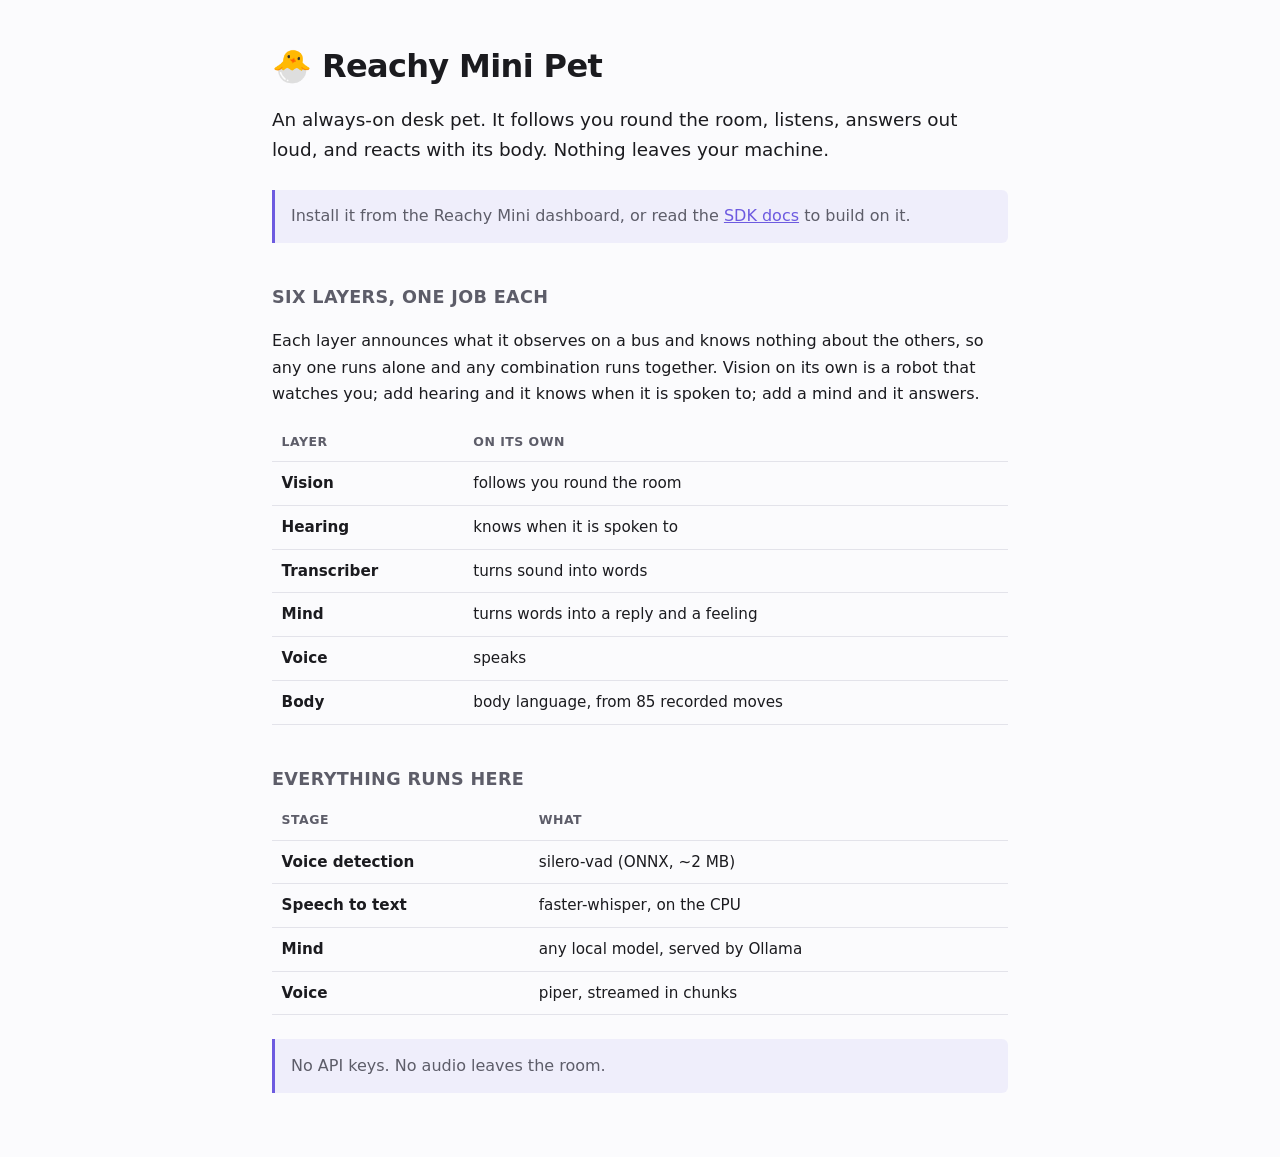
<file: apps/reachy_mini_pet/index.html>
<!doctype html>
<html lang="en">
  <head>
    <meta charset="utf-8" />
    <meta name="viewport" content="width=device-width, initial-scale=1" />
    <title>Reachy Mini Pet</title>
    <link rel="stylesheet" href="style.css" />
  </head>
  <body>
    <main>
      <h1><span aria-hidden="true">🐣</span> Reachy Mini Pet</h1>
      <p class="lead">
        An always-on desk pet. It follows you round the room, listens, answers
        out loud, and reacts with its body. Nothing leaves your machine.
      </p>

      <p class="note">
        Install it from the Reachy Mini dashboard, or read the
        <a href="https://github.com/pollen-robotics/reachy_mini">SDK docs</a> to
        build on it.
      </p>

      <h2>Six layers, one job each</h2>
      <p>
        Each layer announces what it observes on a bus and knows nothing about
        the others, so any one runs alone and any combination runs together.
        Vision on its own is a robot that watches you; add hearing and it knows
        when it is spoken to; add a mind and it answers.
      </p>

      <table>
        <thead>
          <tr><th>Layer</th><th>On its own</th></tr>
        </thead>
        <tbody>
          <tr><td>Vision</td><td>follows you round the room</td></tr>
          <tr><td>Hearing</td><td>knows when it is spoken to</td></tr>
          <tr><td>Transcriber</td><td>turns sound into words</td></tr>
          <tr><td>Mind</td><td>turns words into a reply and a feeling</td></tr>
          <tr><td>Voice</td><td>speaks</td></tr>
          <tr><td>Body</td><td>body language, from 85 recorded moves</td></tr>
        </tbody>
      </table>

      <h2>Everything runs here</h2>
      <table>
        <thead>
          <tr><th>Stage</th><th>What</th></tr>
        </thead>
        <tbody>
          <tr><td>Voice detection</td><td>silero-vad (ONNX, ~2 MB)</td></tr>
          <tr><td>Speech to text</td><td>faster-whisper, on the CPU</td></tr>
          <tr><td>Mind</td><td>any local model, served by Ollama</td></tr>
          <tr><td>Voice</td><td>piper, streamed in chunks</td></tr>
        </tbody>
      </table>

      <p class="note">
        No API keys. No audio leaves the room.
      </p>
    </main>
  </body>
</html>
</file>
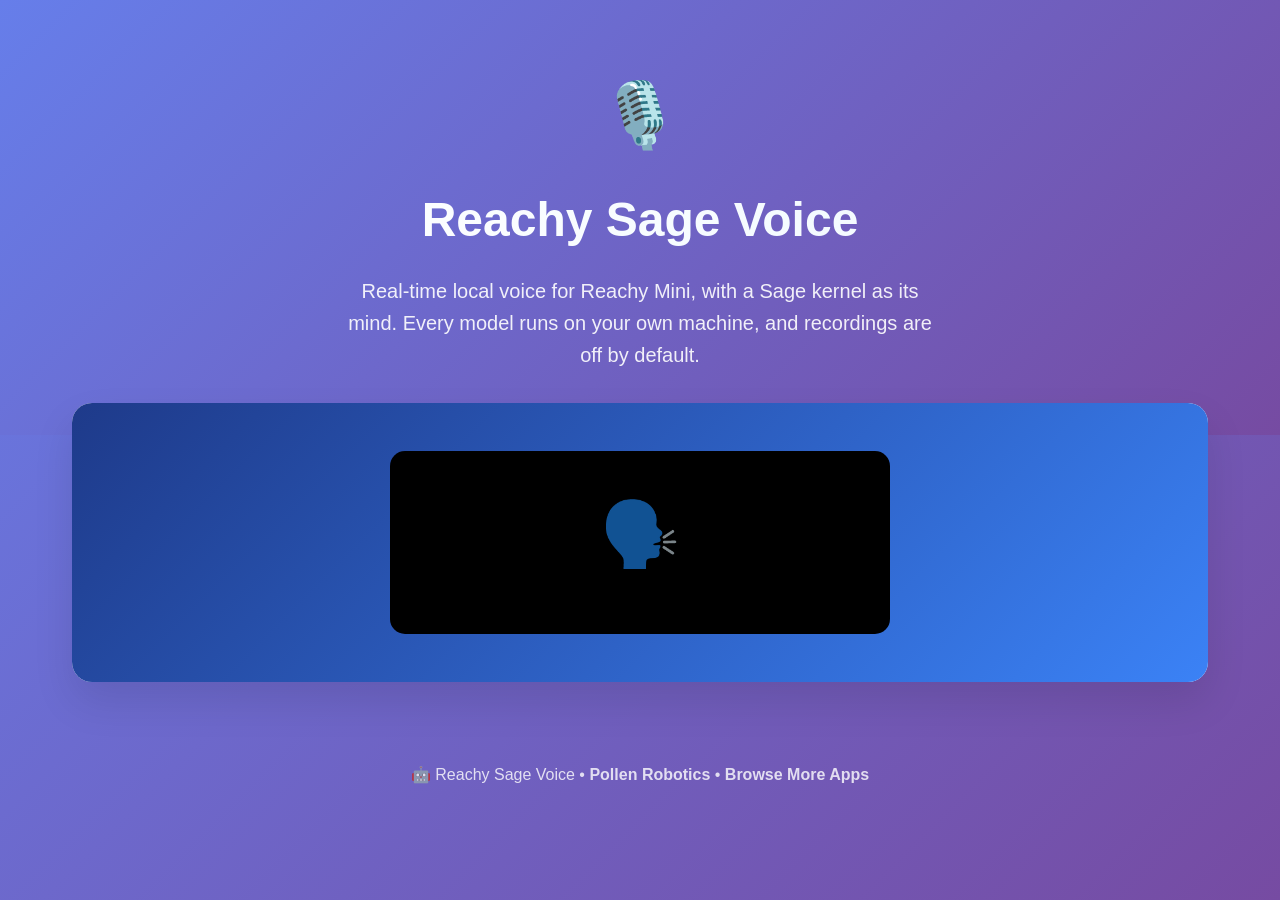
<file: apps/reachy_sage_voice/index.html>
<!doctype html>
<html>

<head>
	<meta charset="utf-8" />
	<meta name="viewport" content="width=device-width" />
	<title> Reachy Sage Voice </title>
	<link rel="stylesheet" href="style.css" />
</head>

<body>
	<div class="hero">
		<div class="hero-content">
			<div class="app-icon">🎙️</div>
			<h1> Reachy Sage Voice </h1>
			<p class="tagline">Real-time local voice for Reachy Mini, with a Sage kernel as its mind. Every model runs on your own machine, and recordings are off by default.</p>
		</div>
	</div>

	<div class="container">
		<div class="main-card">
			<div class="app-preview">
				<div class="preview-image">
					<div class="camera-feed">🗣️</div>
				</div>
			</div>
		</div>
	</div>

	<div class="footer">
		<p>
			🤖 Reachy Sage Voice •
			<a href="https://github.com/pollen-robotics" target="_blank">Pollen Robotics</a> •
			<a href="https://huggingface.co/spaces/pollen-robotics/reachy-mini-landing-page#apps" target="_blank">Browse More
				Apps</a>
		</p>
	</div>
</body>

</html>
</file>
<file: apps/reachy_mini_pet/style.css>
:root {
  color-scheme: light dark;
  --ink: #1b1b1f;
  --paper: #fbfbfd;
  --muted: #5d5d69;
  --line: #e3e3ea;
  --accent: #6d5ae0;
}

@media (prefers-color-scheme: dark) {
  :root {
    --ink: #ecedf1;
    --paper: #16161a;
    --muted: #a0a0ad;
    --line: #2c2c34;
    --accent: #a99bf5;
  }
}

* { box-sizing: border-box; }

body {
  margin: 0;
  padding: 2.5rem 1.25rem 4rem;
  background: var(--paper);
  color: var(--ink);
  font: 16px/1.65 ui-sans-serif, system-ui, -apple-system, "Segoe UI", sans-serif;
}

main { max-width: 46rem; margin: 0 auto; }

h1 {
  margin: 0 0 0.75rem;
  font-size: 2rem;
  letter-spacing: -0.02em;
}

h2 {
  margin: 2.5rem 0 0.5rem;
  font-size: 1.1rem;
  letter-spacing: 0.02em;
  text-transform: uppercase;
  color: var(--muted);
}

.lead { font-size: 1.15rem; margin: 0 0 1.5rem; }

.note {
  margin: 1.5rem 0 0;
  padding: 0.85rem 1rem;
  border-left: 3px solid var(--accent);
  background: color-mix(in srgb, var(--accent) 8%, transparent);
  border-radius: 0 6px 6px 0;
  color: var(--muted);
}

a { color: var(--accent); }

table {
  width: 100%;
  margin: 0.5rem 0 0;
  border-collapse: collapse;
  font-size: 0.95rem;
}

th, td {
  padding: 0.55rem 0.6rem;
  text-align: left;
  border-bottom: 1px solid var(--line);
}

th {
  font-size: 0.78rem;
  text-transform: uppercase;
  letter-spacing: 0.04em;
  color: var(--muted);
}

td:first-child { font-weight: 600; white-space: nowrap; }
</file>
<file: apps/reachy_sage_voice/style.css>
* {
	margin: 0;
	padding: 0;
	box-sizing: border-box;
}

body {
	font-family: -apple-system, BlinkMacSystemFont, "Segoe UI", Roboto, "Helvetica Neue", Arial, sans-serif;
	line-height: 1.6;
	color: #333;
	background: linear-gradient(135deg, #667eea 0%, #764ba2 100%);
	min-height: 100vh;
}

.hero {
	background: linear-gradient(135deg, #667eea 0%, #764ba2 100%);
	color: white;
	padding: 4rem 2rem;
	text-align: center;
}

.hero-content {
	max-width: 800px;
	margin: 0 auto;
}

.app-icon {
	font-size: 4rem;
	margin-bottom: 1rem;
	display: inline-block;
}

.hero h1 {
	font-size: 3rem;
	font-weight: 700;
	margin-bottom: 1rem;
	background: linear-gradient(45deg, #fff, #f0f9ff);
	background-clip: text;
	-webkit-background-clip: text;
	-webkit-text-fill-color: transparent;
}

.tagline {
	font-size: 1.25rem;
	opacity: 0.9;
	max-width: 600px;
	margin: 0 auto;
}

.container {
	max-width: 1200px;
	margin: 0 auto;
	padding: 0 2rem;
	position: relative;
	z-index: 2;
}

.main-card {
	background: white;
	border-radius: 20px;
	box-shadow: 0 20px 40px rgba(0, 0, 0, 0.1);
	margin-top: -2rem;
	overflow: hidden;
	margin-bottom: 3rem;
}

.app-preview {
	background: linear-gradient(135deg, #1e3a8a, #3b82f6);
	padding: 3rem;
	color: white;
	text-align: center;
	position: relative;
}

.preview-image {
	background: #000;
	border-radius: 15px;
	padding: 2rem;
	max-width: 500px;
	margin: 0 auto;
	position: relative;
	overflow: hidden;
}

.camera-feed {
	font-size: 4rem;
	margin-bottom: 1rem;
	opacity: 0.7;
}

.detection-overlay {
	position: absolute;
	top: 50%;
	left: 50%;
	transform: translate(-50%, -50%);
	width: 100%;
}

.bbox {
	background: rgba(34, 197, 94, 0.9);
	color: white;
	padding: 0.5rem 1rem;
	border-radius: 8px;
	font-size: 0.9rem;
	font-weight: 600;
	margin: 0.5rem;
	display: inline-block;
	border: 2px solid #22c55e;
}

.app-details {
	padding: 3rem;
}

.app-details h2 {
	font-size: 2rem;
	color: #1e293b;
	margin-bottom: 2rem;
	text-align: center;
}

.template-info {
	display: grid;
	grid-template-columns: repeat(auto-fit, minmax(300px, 1fr));
	gap: 2rem;
	margin-bottom: 3rem;
}

.info-box {
	background: #f0f9ff;
	border: 2px solid #e0f2fe;
	border-radius: 12px;
	padding: 2rem;
}

.info-box h3 {
	color: #0c4a6e;
	margin-bottom: 1rem;
	font-size: 1.2rem;
}

.info-box p {
	color: #0369a1;
	line-height: 1.6;
}

.how-to-use {
	background: #fefce8;
	border: 2px solid #fde047;
	border-radius: 12px;
	padding: 2rem;
	margin-top: 3rem;
}

.how-to-use h3 {
	color: #a16207;
	margin-bottom: 1.5rem;
	font-size: 1.3rem;
	text-align: center;
}

.steps {
	display: flex;
	flex-direction: column;
	gap: 1.5rem;
}

.step {
	display: flex;
	align-items: flex-start;
	gap: 1rem;
}

.step-number {
	background: #eab308;
	color: white;
	width: 2rem;
	height: 2rem;
	border-radius: 50%;
	display: flex;
	align-items: center;
	justify-content: center;
	font-weight: bold;
	flex-shrink: 0;
}

.step h4 {
	color: #a16207;
	margin-bottom: 0.5rem;
	font-size: 1.1rem;
}

.step p {
	color: #ca8a04;
}

.download-card {
	background: white;
	border-radius: 20px;
	box-shadow: 0 20px 40px rgba(0, 0, 0, 0.1);
	padding: 3rem;
	text-align: center;
}

.download-card h2 {
	font-size: 2rem;
	color: #1e293b;
	margin-bottom: 1rem;
}

.download-card>p {
	color: #64748b;
	font-size: 1.1rem;
	margin-bottom: 2rem;
}

.dashboard-config {
	margin-bottom: 2rem;
	text-align: left;
	max-width: 400px;
	margin-left: auto;
	margin-right: auto;
}

.dashboard-config label {
	display: block;
	color: #374151;
	font-weight: 600;
	margin-bottom: 0.5rem;
}

.dashboard-config input {
	width: 100%;
	padding: 0.75rem 1rem;
	border: 2px solid #e5e7eb;
	border-radius: 8px;
	font-size: 0.95rem;
	transition: border-color 0.2s;
}

.dashboard-config input:focus {
	outline: none;
	border-color: #667eea;
}

.install-btn {
	background: linear-gradient(135deg, #667eea, #764ba2);
	color: white;
	border: none;
	padding: 1.25rem 3rem;
	border-radius: 16px;
	font-size: 1.2rem;
	font-weight: 700;
	cursor: pointer;
	transition: all 0.3s ease;
	display: inline-flex;
	align-items: center;
	gap: 0.75rem;
	margin-bottom: 2rem;
	box-shadow: 0 8px 25px rgba(102, 126, 234, 0.3);
}

.install-btn:hover:not(:disabled) {
	transform: translateY(-3px);
	box-shadow: 0 15px 35px rgba(102, 126, 234, 0.4);
}

.install-btn:disabled {
	opacity: 0.7;
	cursor: not-allowed;
	transform: none;
}

.manual-option {
	background: #f8fafc;
	border-radius: 12px;
	padding: 2rem;
	margin-top: 2rem;
}

.manual-option h3 {
	color: #1e293b;
	margin-bottom: 1rem;
	font-size: 1.2rem;
}

.manual-option>p {
	color: #64748b;
	margin-bottom: 1rem;
}

.btn-icon {
	font-size: 1.1rem;
}

.install-status {
	padding: 1rem;
	border-radius: 8px;
	font-size: 0.9rem;
	text-align: center;
	display: none;
	margin-top: 1rem;
}

.install-status.success {
	background: #dcfce7;
	color: #166534;
	border: 1px solid #bbf7d0;
}

.install-status.error {
	background: #fef2f2;
	color: #dc2626;
	border: 1px solid #fecaca;
}

.install-status.loading {
	background: #dbeafe;
	color: #1d4ed8;
	border: 1px solid #bfdbfe;
}

.install-status.info {
	background: #e0f2fe;
	color: #0369a1;
	border: 1px solid #7dd3fc;
}

.manual-install {
	background: #1f2937;
	border-radius: 8px;
	padding: 1rem;
	margin-bottom: 1rem;
	display: flex;
	align-items: center;
	gap: 1rem;
}

.manual-install code {
	color: #10b981;
	font-family: 'SF Mono', 'Monaco', 'Inconsolata', 'Roboto Mono', monospace;
	font-size: 0.85rem;
	flex: 1;
	overflow-x: auto;
}

.copy-btn {
	background: #374151;
	color: white;
	border: none;
	padding: 0.5rem 1rem;
	border-radius: 6px;
	font-size: 0.8rem;
	cursor: pointer;
	transition: background-color 0.2s;
}

.copy-btn:hover {
	background: #4b5563;
}

.manual-steps {
	color: #6b7280;
	font-size: 0.9rem;
	line-height: 1.8;
}

.footer {
	text-align: center;
	padding: 2rem;
	color: white;
	opacity: 0.8;
}

.footer a {
	color: white;
	text-decoration: none;
	font-weight: 600;
}

.footer a:hover {
	text-decoration: underline;
}

/* Responsive Design */
@media (max-width: 768px) {
	.hero {
		padding: 2rem 1rem;
	}

	.hero h1 {
		font-size: 2rem;
	}

	.container {
		padding: 0 1rem;
	}

	.app-details,
	.download-card {
		padding: 2rem;
	}

	.features-grid {
		grid-template-columns: 1fr;
	}

	.download-options {
		grid-template-columns: 1fr;
	}
}
</file>
